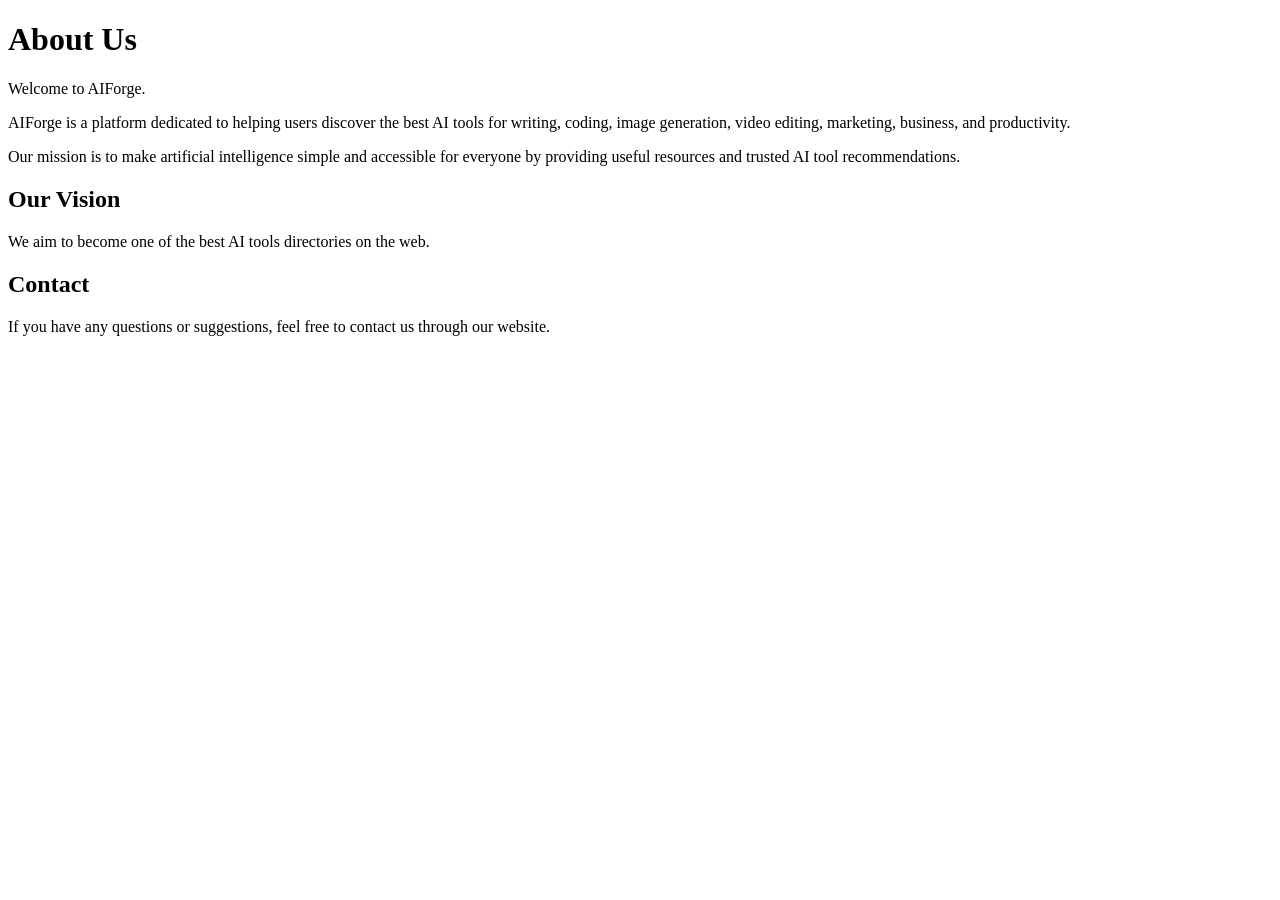
<file: about.html>
<!DOCTYPE html>
<html lang="en">
<head>
<meta charset="UTF-8">
<meta name="viewport" content="width=device-width, initial-scale=1.0">
<title>About Us - AIForge</title>
</head>
<body>

<h1>About Us</h1>

<p>Welcome to AIForge.</p>

<p>AIForge is a platform dedicated to helping users discover the best AI tools for writing, coding, image generation, video editing, marketing, business, and productivity.</p>

<p>Our mission is to make artificial intelligence simple and accessible for everyone by providing useful resources and trusted AI tool recommendations.</p>

<h2>Our Vision</h2>

<p>We aim to become one of the best AI tools directories on the web.</p>

<h2>Contact</h2>

<p>If you have any questions or suggestions, feel free to contact us through our website.</p>

</body>
</html>
</file>
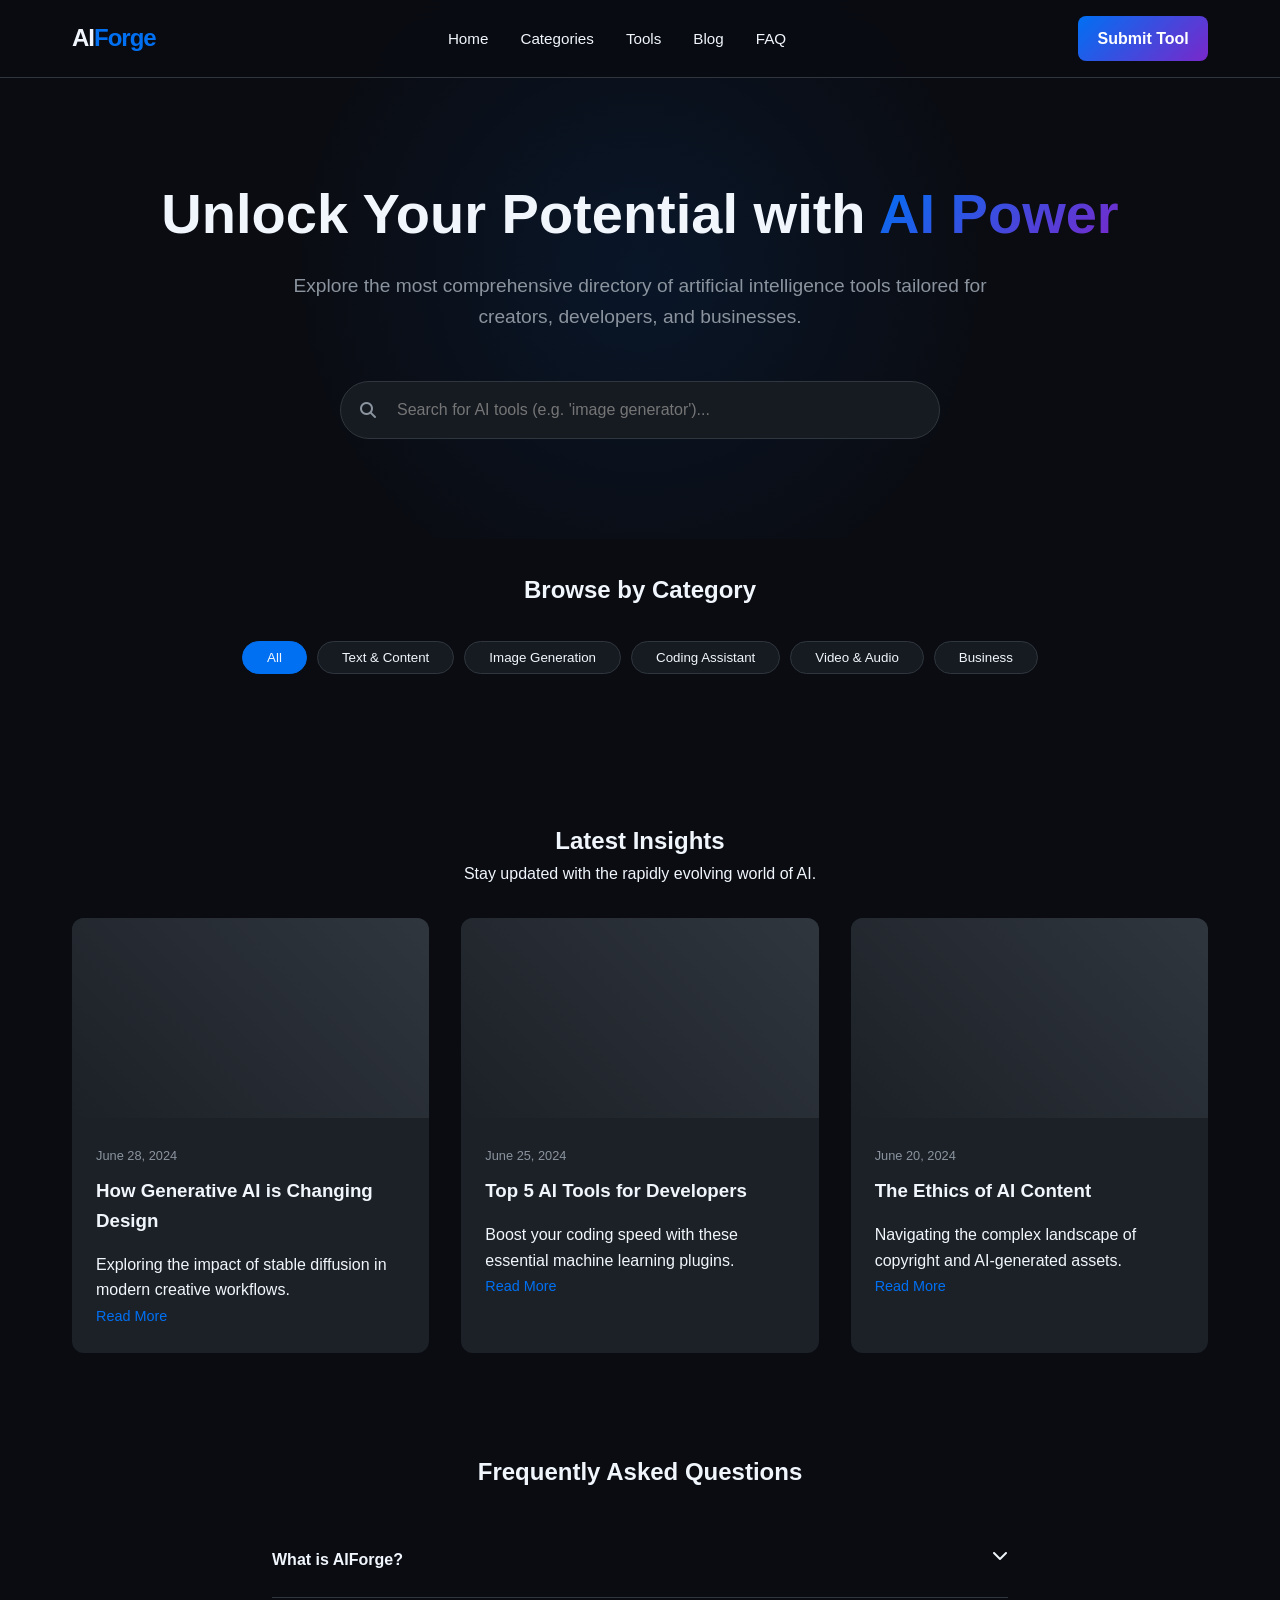
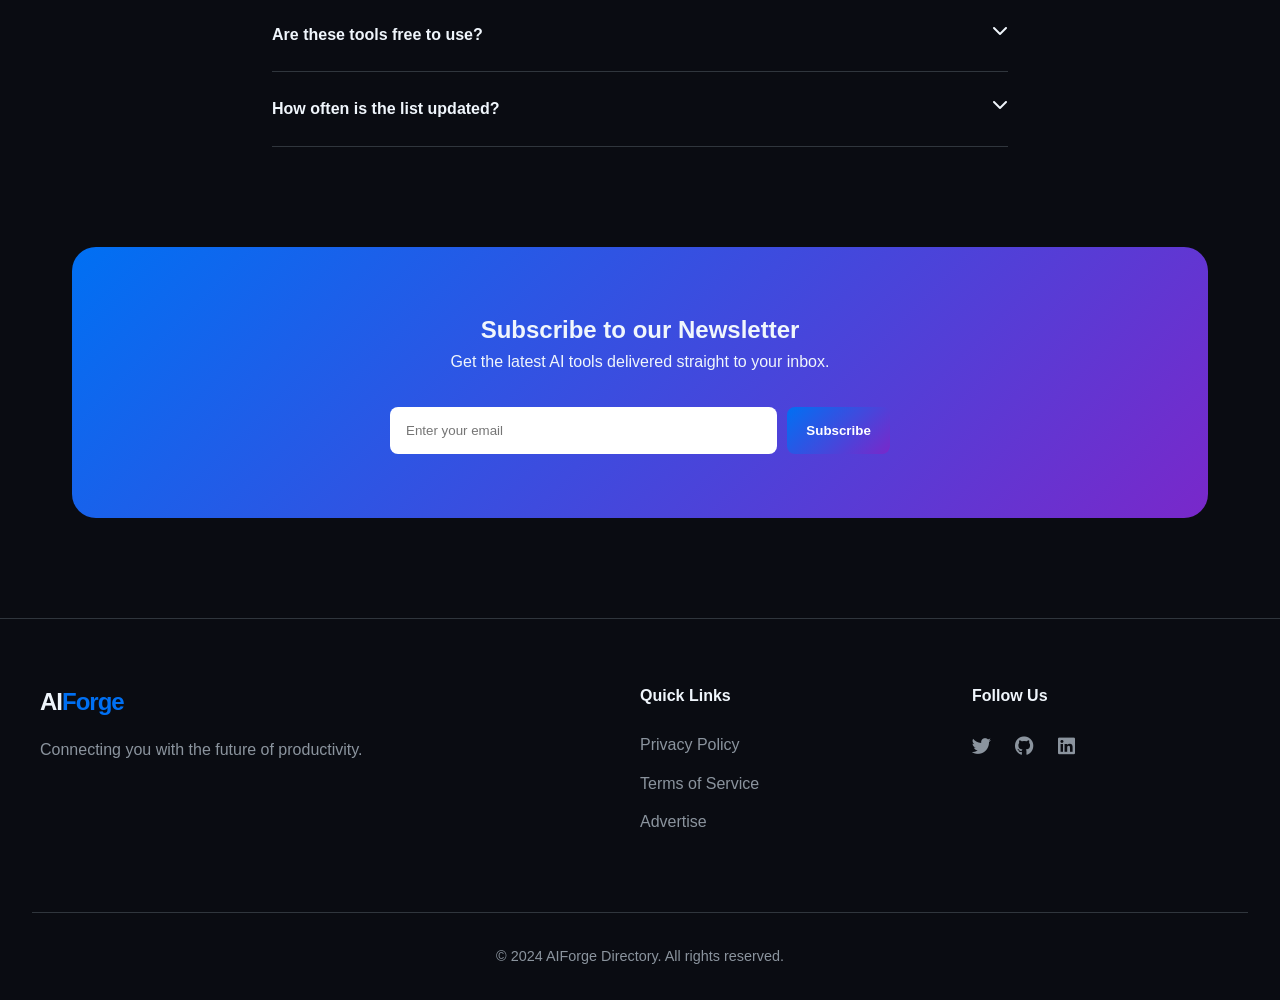
<file: ai_studio_code.html>
<!DOCTYPE html>
<html lang="en">
<head>
    <meta charset="UTF-8">
    <meta name="viewport" content="width=device-width, initial-scale=1.0">
    <meta name="description" content="Discover the best AI tools to enhance your productivity. Browse our curated list of AI-powered software.">
    <title>AIForge | Discover the Future of AI Tools</title>
    <link rel="stylesheet" href="style.css">
    <link rel="stylesheet" href="https://cdnjs.cloudflare.com/ajax/libs/font-awesome/6.4.0/css/all.min.css">
</head>
<body>

    <!-- Header / Navigation -->
    <header>
        <nav class="navbar">
            <div class="logo">AI<span>Forge</span></div>
            <ul class="nav-links">
                <li><a href="#home">Home</a></li>
                <li><a href="#categories">Categories</a></li>
                <li><a href="#tools">Tools</a></li>
                <li><a href="#blog">Blog</a></li>
                <li><a href="#faq">FAQ</a></li>
            </ul>
            <a href="#contact" class="btn-primary">Submit Tool</a>
            <div class="menu-toggle" id="mobile-menu">
                <span class="bar"></span>
                <span class="bar"></span>
                <span class="bar"></span>
            </div>
        </nav>
    </header>

    <main>
        <!-- Hero Section -->
        <section class="hero" id="home">
            <div class="hero-content">
                <h1>Unlock Your Potential with <span class="gradient-text">AI Power</span></h1>
                <p>Explore the most comprehensive directory of artificial intelligence tools tailored for creators, developers, and businesses.</p>
                
                <div class="search-container">
                    <i class="fas fa-search"></i>
                    <input type="text" id="tool-search" placeholder="Search for AI tools (e.g. 'image generator')...">
                </div>
            </div>
        </section>

        <!-- Categories Section -->
        <section class="categories" id="categories">
            <div class="section-title">
                <h2>Browse by Category</h2>
            </div>
            <div class="category-grid">
                <button class="cat-btn active" data-filter="all">All</button>
                <button class="cat-btn" data-filter="text">Text & Content</button>
                <button class="cat-btn" data-filter="image">Image Generation</button>
                <button class="cat-btn" data-filter="code">Coding Assistant</button>
                <button class="cat-btn" data-filter="video">Video & Audio</button>
                <button class="cat-btn" data-filter="business">Business</button>
            </div>
        </section>

        <!-- Tools Grid Section -->
        <section class="tools-container" id="tools">
            <div class="tools-grid" id="tools-grid">
                <!-- Tool Cards will be injected via JavaScript -->
            </div>
        </section>

        <!-- Blog Section -->
        <section class="blog" id="blog">
            <div class="section-title">
                <h2>Latest Insights</h2>
                <p>Stay updated with the rapidly evolving world of AI.</p>
            </div>
            <div class="blog-grid">
                <article class="blog-card">
                    <div class="blog-img"></div>
                    <div class="blog-info">
                        <span>June 28, 2024</span>
                        <h3>How Generative AI is Changing Design</h3>
                        <p>Exploring the impact of stable diffusion in modern creative workflows.</p>
                        <a href="#">Read More</a>
                    </div>
                </article>
                <article class="blog-card">
                    <div class="blog-img"></div>
                    <div class="blog-info">
                        <span>June 25, 2024</span>
                        <h3>Top 5 AI Tools for Developers</h3>
                        <p>Boost your coding speed with these essential machine learning plugins.</p>
                        <a href="#">Read More</a>
                    </div>
                </article>
                <article class="blog-card">
                    <div class="blog-img"></div>
                    <div class="blog-info">
                        <span>June 20, 2024</span>
                        <h3>The Ethics of AI Content</h3>
                        <p>Navigating the complex landscape of copyright and AI-generated assets.</p>
                        <a href="#">Read More</a>
                    </div>
                </article>
            </div>
        </section>

        <!-- FAQ Section -->
        <section class="faq" id="faq">
            <div class="section-title">
                <h2>Frequently Asked Questions</h2>
            </div>
            <div class="faq-container">
                <div class="faq-item">
                    <div class="faq-question">What is AIForge? <i class="fas fa-chevron-down"></i></div>
                    <div class="faq-answer">AIForge is a curated directory of the best AI tools available on the market, categorized for easy discovery.</div>
                </div>
                <div class="faq-item">
                    <div class="faq-question">Are these tools free to use? <i class="fas fa-chevron-down"></i></div>
                    <div class="faq-answer">Some tools offer free tiers, while others are premium. We list the pricing model in the tool details.</div>
                </div>
                <div class="faq-item">
                    <div class="faq-question">How often is the list updated? <i class="fas fa-chevron-down"></i></div>
                    <div class="faq-answer">We update our directory daily to ensure you have access to the latest AI innovations.</div>
                </div>
            </div>
        </section>

        <!-- Contact Section -->
        <section class="contact" id="contact">
            <div class="contact-card">
                <h2>Subscribe to our Newsletter</h2>
                <p>Get the latest AI tools delivered straight to your inbox.</p>
                <form class="contact-form">
                    <input type="email" placeholder="Enter your email" required>
                    <button type="submit" class="btn-primary">Subscribe</button>
                </form>
            </div>
        </section>
    </main>

    <!-- Footer -->
    <footer>
        <div class="footer-content">
            <div class="footer-brand">
                <div class="logo">AI<span>Forge</span></div>
                <p>Connecting you with the future of productivity.</p>
            </div>
            <div class="footer-links">
                <h4>Quick Links</h4>
                <ul>
                    <li><a href="#">Privacy Policy</a></li>
                    <li><a href="#">Terms of Service</a></li>
                    <li><a href="#">Advertise</a></li>
                </ul>
            </div>
            <div class="footer-socials">
                <h4>Follow Us</h4>
                <div class="social-icons">
                    <a href="#"><i class="fab fa-twitter"></i></a>
                    <a href="#"><i class="fab fa-github"></i></a>
                    <a href="#"><i class="fab fa-linkedin"></i></a>
                </div>
            </div>
        </div>
        <div class="footer-bottom">
            <p>&copy; 2024 AIForge Directory. All rights reserved.</p>
        </div>
    </footer>

    <script src="script.js"></script>
</body>
</html>
</file>
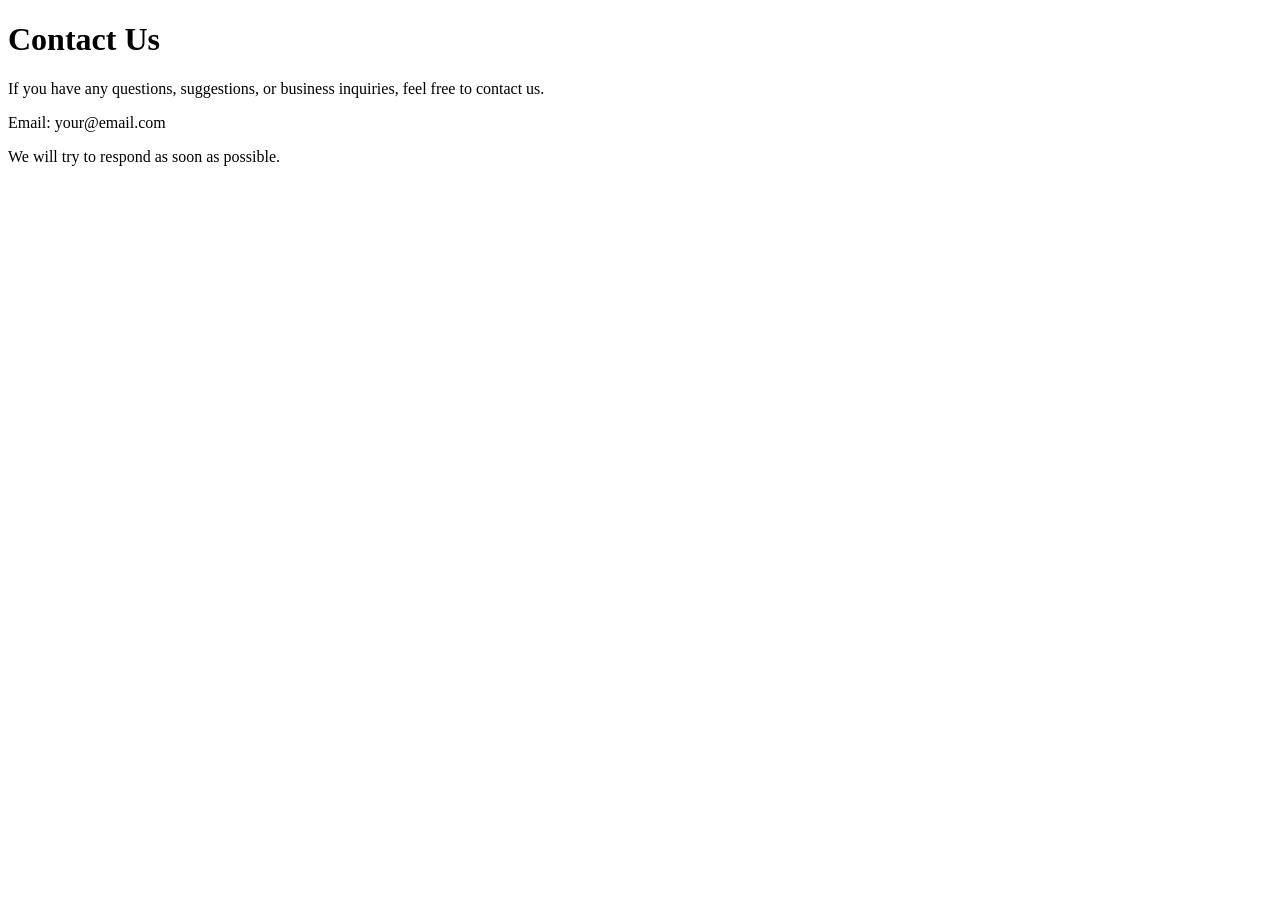
<file: contact.html>
<!DOCTYPE html>
<html lang="en">
<head>
<meta charset="UTF-8">
<meta name="viewport" content="width=device-width, initial-scale=1.0">
<title>Contact Us - AIForge</title>
</head>
<body>

<h1>Contact Us</h1>

<p>If you have any questions, suggestions, or business inquiries, feel free to contact us.</p>

<p>Email: your@email.com</p>

<p>We will try to respond as soon as possible.</p>

</body>
</html>
</file>
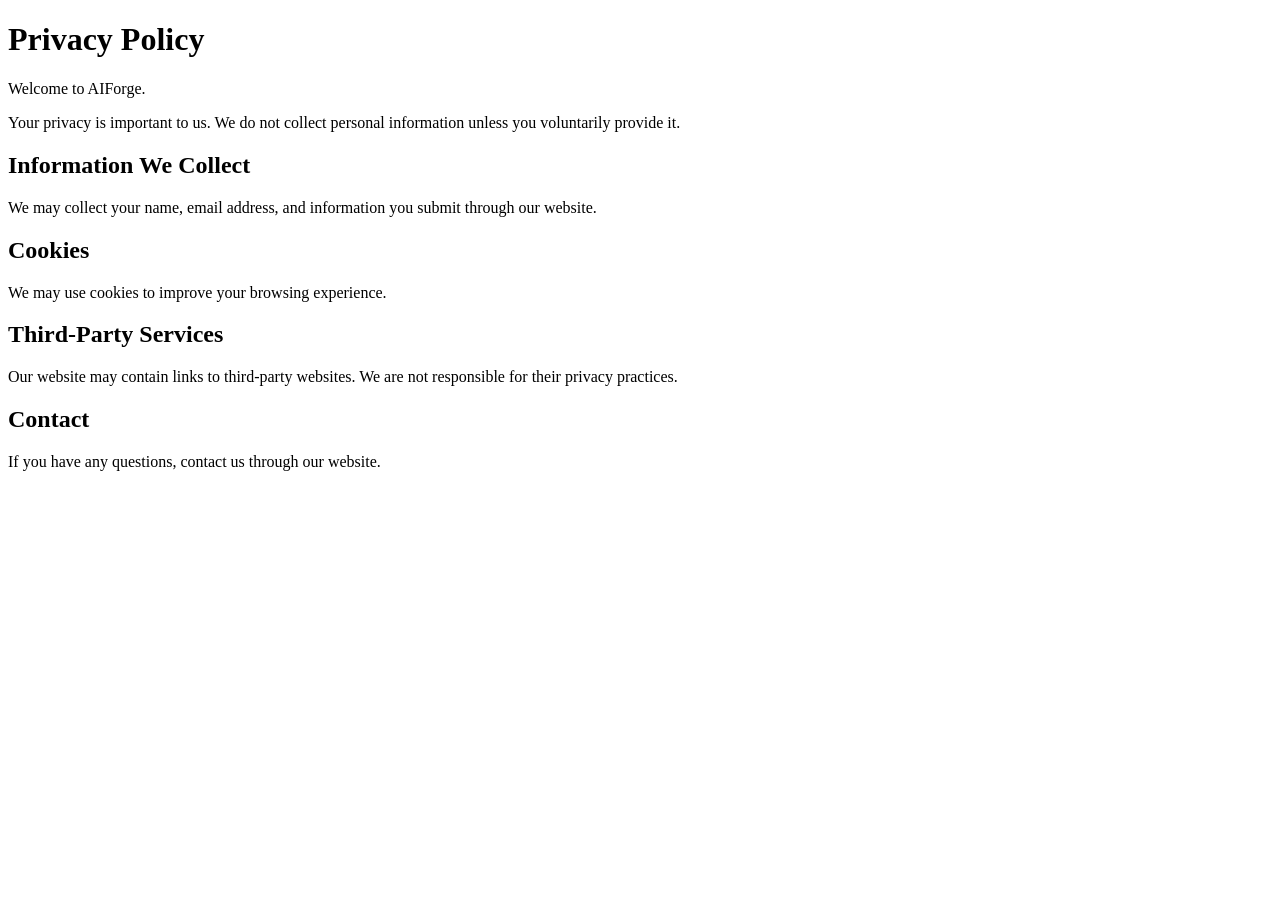
<file: privacy-policy.html>
<!DOCTYPE html>
<html lang="en">
<head>
<meta charset="UTF-8">
<meta name="viewport" content="width=device-width, initial-scale=1.0">
<title>Privacy Policy - AIForge</title>
</head>
<body>

<h1>Privacy Policy</h1>

<p>Welcome to AIForge.</p>

<p>Your privacy is important to us. We do not collect personal information unless you voluntarily provide it.</p>

<h2>Information We Collect</h2>
<p>We may collect your name, email address, and information you submit through our website.</p>

<h2>Cookies</h2>
<p>We may use cookies to improve your browsing experience.</p>

<h2>Third-Party Services</h2>
<p>Our website may contain links to third-party websites. We are not responsible for their privacy practices.</p>

<h2>Contact</h2>
<p>If you have any questions, contact us through our website.</p>

</body>
</html>
</file>
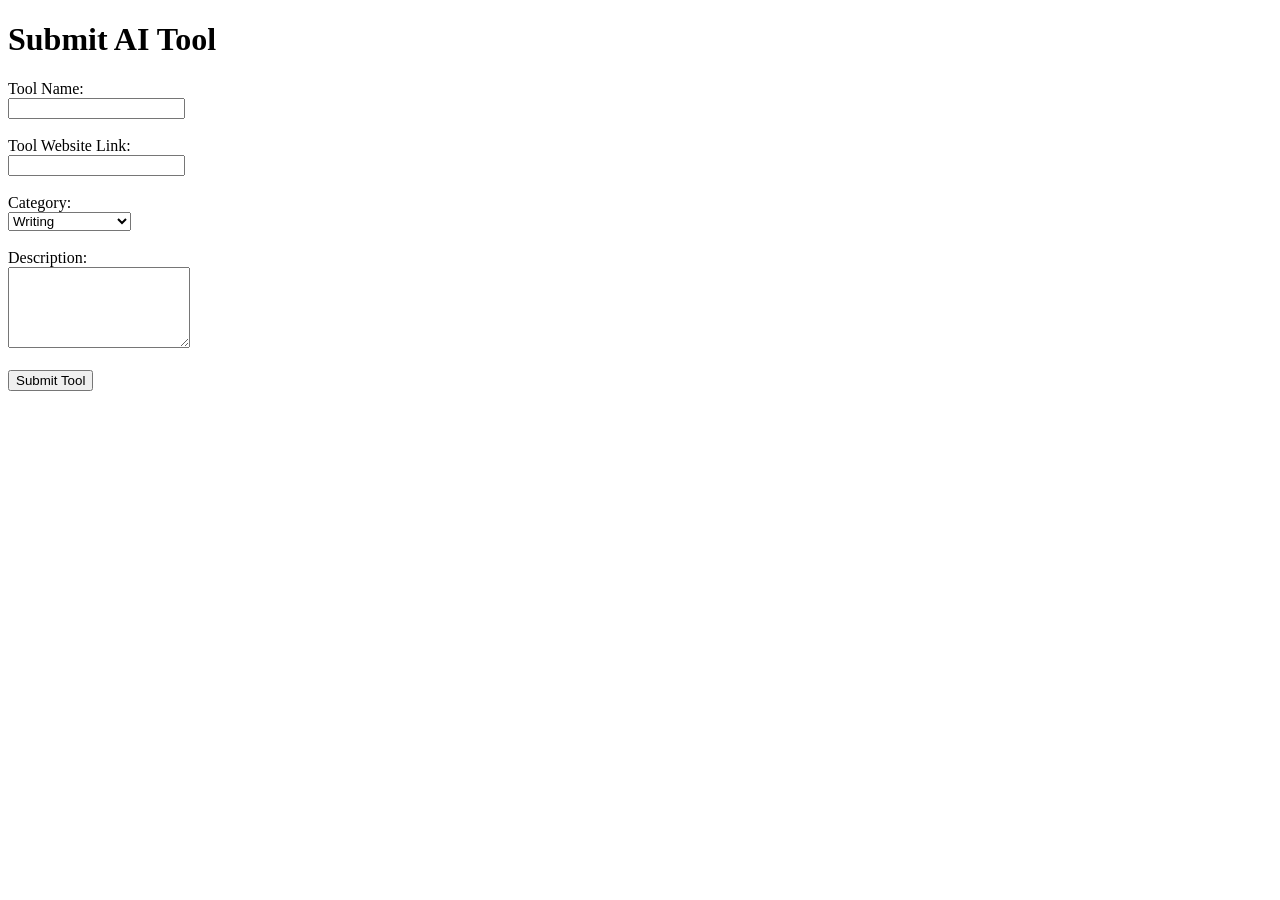
<file: submit.html>
<!DOCTYPE html>
<html lang="ur">
<head>
    <meta charset="UTF-8">
    <meta name="viewport" content="width=device-width, initial-scale=1.0">
    <title>Submit Tool</title>
</head>
<body>

<h1>Submit AI Tool</h1>

<form action="https://formspree.io/f/mdarwkgl" method="POST">

<label>Tool Name:</label><br>
<input type="text" name="toolname" required><br><br>

<label>Tool Website Link:</label><br>
<input type="url" name="website" required><br><br>

<label>Category:</label><br>
<select name="category">
    <option>Writing</option>
    <option>Image Generator</option>
    <option>Video</option>
    <option>Coding</option>
    <option>Business</option>
</select><br><br>

<label>Description:</label><br>
<textarea name="description" rows="5"></textarea><br><br>

<input type="submit" value="Submit Tool">

</form>

</body>
</html>
</file>
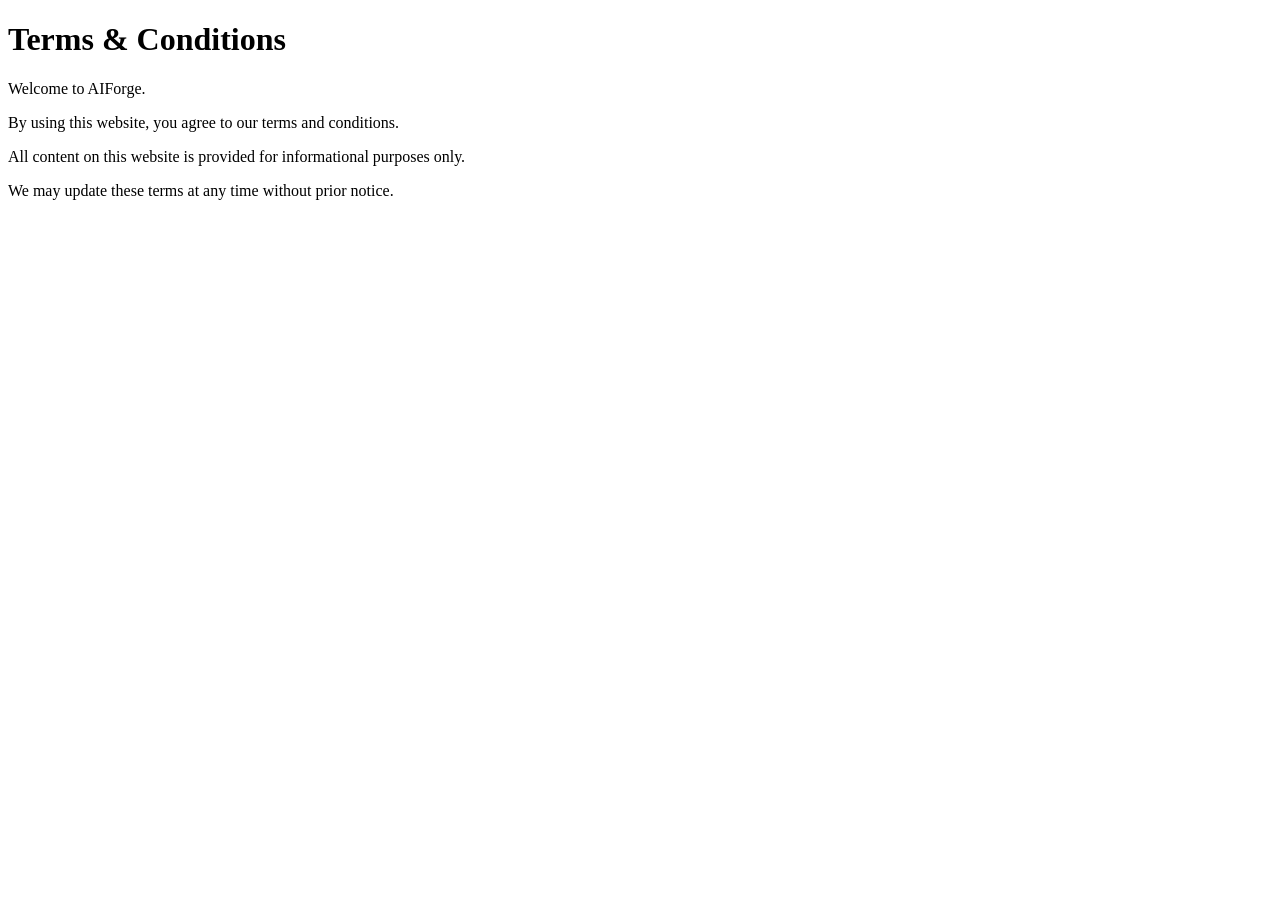
<file: terms.html>
<!DOCTYPE html>
<html>
<head>
<title>Terms & Conditions</title>
</head>
<body>

<h1>Terms & Conditions</h1>

<p>Welcome to AIForge.</p>

<p>By using this website, you agree to our terms and conditions.</p>

<p>All content on this website is provided for informational purposes only.</p>

<p>We may update these terms at any time without prior notice.</p>

</body>
</html>
</file>
<file: style.css>
:root {
    --primary: #0070f3;
    --primary-dark: #0051af;
    --bg-dark: #0a0c12;
    --bg-lighter: #161b22;
    --bg-card: #1c2128;
    --text-main: #f0f6fc;
    --text-muted: #8b949e;
    --border-color: #30363d;
    --gradient: linear-gradient(135deg, #0070f3 0%, #7928ca 100%);
}

* {
    margin: 0;
    padding: 0;
    box-sizing: border-box;
    font-family: 'Inter', -apple-system, BlinkMacSystemFont, "Segoe UI", Roboto, sans-serif;
}

body {
    background-color: var(--bg-dark);
    color: var(--text-main);
    line-height: 1.6;
    overflow-x: hidden;
}

/* Header & Nav */
header {
    background-color: rgba(10, 12, 18, 0.95);
    border-bottom: 1px solid var(--border-color);
    position: fixed;
    width: 100%;
    top: 0;
    z-index: 1000;
    backdrop-filter: blur(10px);
}

.navbar {
    display: flex;
    justify-content: space-between;
    align-items: center;
    max-width: 1200px;
    margin: 0 auto;
    padding: 1rem 2rem;
}

.logo {
    font-size: 1.5rem;
    font-weight: 800;
    letter-spacing: -1px;
}

.logo span {
    color: var(--primary);
}

.nav-links {
    display: flex;
    list-style: none;
    gap: 2rem;
}

.nav-links a {
    text-decoration: none;
    color: var(--text-main);
    font-size: 0.95rem;
    transition: color 0.3s;
}

.nav-links a:hover {
    color: var(--primary);
}

.btn-primary {
    background: var(--gradient);
    color: white;
    padding: 0.6rem 1.2rem;
    border-radius: 8px;
    text-decoration: none;
    font-weight: 600;
    border: none;
    cursor: pointer;
    transition: transform 0.2s;
}

.btn-primary:hover {
    transform: translateY(-2px);
}

/* Hero Section */
.hero {
    padding: 180px 2rem 100px;
    text-align: center;
    background: radial-gradient(circle at 50% 50%, rgba(0, 112, 243, 0.1) 0%, transparent 50%);
}

.hero-content h1 {
    font-size: 3.5rem;
    margin-bottom: 1.5rem;
    line-height: 1.2;
}

.gradient-text {
    background: var(--gradient);
    -webkit-background-clip: text;
    -webkit-text-fill-color: transparent;
}

.hero-content p {
    color: var(--text-muted);
    font-size: 1.2rem;
    max-width: 700px;
    margin: 0 auto 3rem;
}

.search-container {
    max-width: 600px;
    margin: 0 auto;
    position: relative;
}

.search-container i {
    position: absolute;
    left: 20px;
    top: 50%;
    transform: translateY(-50%);
    color: var(--text-muted);
}

.search-container input {
    width: 100%;
    padding: 1.2rem 1.2rem 1.2rem 3.5rem;
    border-radius: 50px;
    border: 1px solid var(--border-color);
    background: var(--bg-lighter);
    color: white;
    font-size: 1rem;
    outline: none;
    transition: border-color 0.3s;
}

.search-container input:focus {
    border-color: var(--primary);
}

/* Categories */
.categories {
    max-width: 1200px;
    margin: 2rem auto;
    padding: 0 2rem;
}

.section-title {
    margin-bottom: 2rem;
    text-align: center;
}

.category-grid {
    display: flex;
    flex-wrap: wrap;
    justify-content: center;
    gap: 10px;
    margin-bottom: 3rem;
}

.cat-btn {
    padding: 0.5rem 1.5rem;
    border-radius: 30px;
    border: 1px solid var(--border-color);
    background: var(--bg-lighter);
    color: var(--text-main);
    cursor: pointer;
    transition: all 0.3s;
}

.cat-btn.active, .cat-btn:hover {
    background: var(--primary);
    border-color: var(--primary);
}

/* Tools Grid */
.tools-container {
    max-width: 1200px;
    margin: 0 auto;
    padding: 0 2rem;
}

.tools-grid {
    display: grid;
    grid-template-columns: repeat(auto-fill, minmax(280px, 1fr));
    gap: 2rem;
}

.tool-card {
    background: var(--bg-card);
    border: 1px solid var(--border-color);
    border-radius: 16px;
    padding: 1.5rem;
    transition: transform 0.3s, border-color 0.3s;
    display: flex;
    flex-direction: column;
}

.tool-card:hover {
    transform: translateY(-5px);
    border-color: var(--primary);
}

.tool-icon {
    width: 50px;
    height: 50px;
    background: var(--bg-lighter);
    border-radius: 12px;
    margin-bottom: 1rem;
    display: flex;
    align-items: center;
    justify-content: center;
    font-size: 1.5rem;
    color: var(--primary);
}

.tool-card h3 {
    margin-bottom: 0.5rem;
}

.tool-card p {
    color: var(--text-muted);
    font-size: 0.9rem;
    flex-grow: 1;
    margin-bottom: 1.5rem;
}

.tool-tag {
    display: inline-block;
    font-size: 0.75rem;
    padding: 2px 10px;
    background: rgba(0, 112, 243, 0.1);
    color: var(--primary);
    border-radius: 4px;
    margin-bottom: 1rem;
    width: fit-content;
}

.tool-link {
    text-decoration: none;
    color: var(--text-main);
    font-weight: 600;
    font-size: 0.9rem;
    display: flex;
    align-items: center;
    gap: 5px;
}

/* Blog Section */
.blog {
    max-width: 1200px;
    margin: 100px auto;
    padding: 0 2rem;
}

.blog-grid {
    display: grid;
    grid-template-columns: repeat(auto-fill, minmax(300px, 1fr));
    gap: 2rem;
}

.blog-card {
    background: var(--bg-card);
    border-radius: 12px;
    overflow: hidden;
}

.blog-img {
    height: 200px;
    background: var(--bg-lighter);
    background-image: linear-gradient(45deg, #1c2128, #30363d);
}

.blog-info {
    padding: 1.5rem;
}

.blog-info span {
    font-size: 0.8rem;
    color: var(--text-muted);
}

.blog-info h3 {
    margin: 0.5rem 0 1rem;
}

.blog-info a {
    color: var(--primary);
    text-decoration: none;
    font-size: 0.9rem;
}

/* FAQ */
.faq {
    max-width: 800px;
    margin: 100px auto;
    padding: 0 2rem;
}

.faq-container {
    margin-top: 2rem;
}

.faq-item {
    border-bottom: 1px solid var(--border-color);
    padding: 1.5rem 0;
}

.faq-question {
    display: flex;
    justify-content: space-between;
    cursor: pointer;
    font-weight: 600;
}

.faq-answer {
    padding-top: 1rem;
    color: var(--text-muted);
    display: none;
}

/* Contact */
.contact {
    max-width: 1200px;
    margin: 100px auto;
    padding: 0 2rem;
}

.contact-card {
    background: var(--gradient);
    padding: 4rem 2rem;
    border-radius: 24px;
    text-align: center;
}

.contact-form {
    display: flex;
    max-width: 500px;
    margin: 2rem auto 0;
    gap: 10px;
}

.contact-form input {
    flex-grow: 1;
    padding: 1rem;
    border-radius: 8px;
    border: none;
    outline: none;
}

/* Footer */
footer {
    border-top: 1px solid var(--border-color);
    padding: 4rem 2rem 2rem;
}

.footer-content {
    max-width: 1200px;
    margin: 0 auto;
    display: grid;
    grid-template-columns: 2fr 1fr 1fr;
    gap: 4rem;
}

.footer-brand p {
    color: var(--text-muted);
    margin-top: 1rem;
}

.footer-links h4, .footer-socials h4 {
    margin-bottom: 1.5rem;
}

.footer-links ul {
    list-style: none;
}

.footer-links li {
    margin-bottom: 0.8rem;
}

.footer-links a {
    color: var(--text-muted);
    text-decoration: none;
}

.social-icons {
    display: flex;
    gap: 1.5rem;
    font-size: 1.2rem;
}

.social-icons a {
    color: var(--text-muted);
}

.footer-bottom {
    text-align: center;
    margin-top: 4rem;
    padding-top: 2rem;
    border-top: 1px solid var(--border-color);
    color: var(--text-muted);
    font-size: 0.9rem;
}

/* Mobile Menu */
.menu-toggle {
    display: none;
    cursor: pointer;
}

.bar {
    display: block;
    width: 25px;
    height: 3px;
    margin: 5px auto;
    background-color: var(--text-main);
    transition: 0.3s;
}

/* Responsive */
@media (max-width: 768px) {
    .nav-links {
        display: none;
    }
    
    .menu-toggle {
        display: block;
    }

    .hero-content h1 {
        font-size: 2.5rem;
    }

    .footer-content {
        grid-template-columns: 1fr;
        gap: 2rem;
    }

    .contact-form {
        flex-direction: column;
    }
  }
</file>
